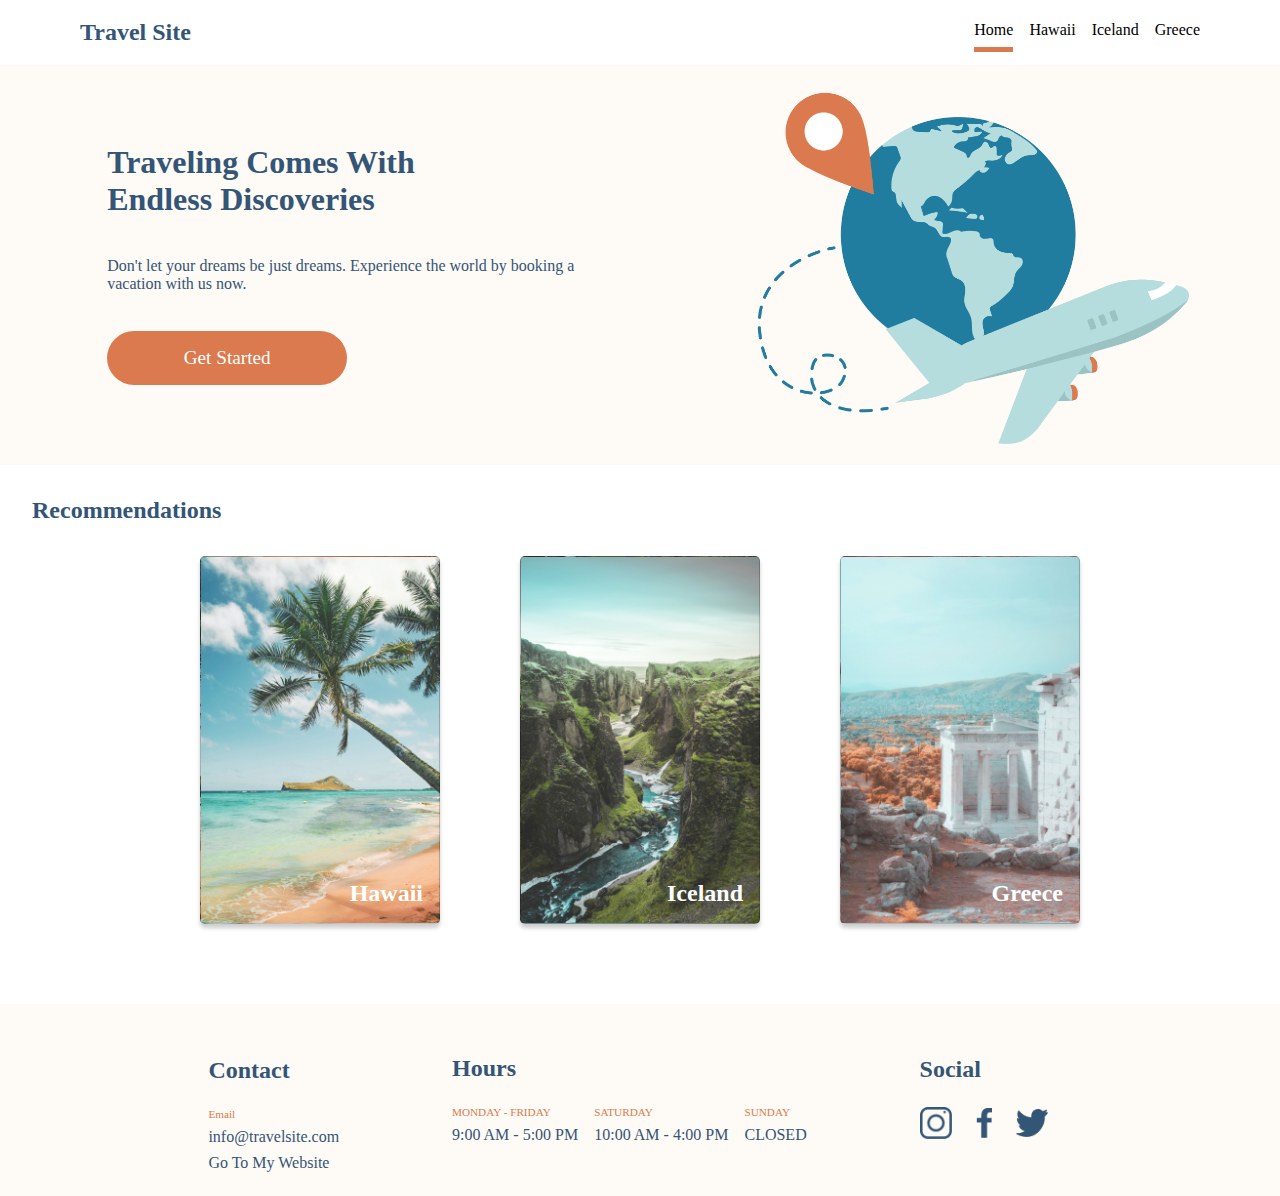
<file: index.html>
<!DOCTYPE html>
<html lang="en">
<head>
    <meta charset="UTF-8">
    <meta http-equiv="X-UA-Compatible" content="IE=edge">
    <meta name="viewport" content="width=device-width, initial-scale=1.0">
    <title>Travel Site</title>
      <link rel="icon" type="image/x-icon" href="./assets/Images/hero.png">
    <link rel="stylesheet" href="./css/global.css">
    <link rel="stylesheet" href="./css/media-global.css">
    <link rel="stylesheet" href="./css/main.css">
    <link rel="stylesheet" href="./css/media-main.css">
</head>
<body>
    <header class="header">
        <h2 class="header__title">Travel Site</h2>

        <nav  class="header-navbar">
            <a href="index.html"><p class="header-navbar__link active">Home</p></a>
            <a href="./pages/hawaii.html"><p class="header-navbar__link">Hawaii</p></a>
            <a href="./pages/iceland.html"><p class="header-navbar__link">Iceland</p></a>
            <a href="./pages/greece.html"><p class="header-navbar__link">Greece</p></a>
        </nav>
    </header>

    <section class="hero">
        <div class="">
            <div>
                <h1 class="hero__title">Traveling Comes With</h1>
                <h1 class="hero__title">Endless Discoveries</h1>
            </div>

            <div>
                <p class="hero__subtitle">Don't let your dreams be just dreams. Experience the world by booking a</p>
                <p class="hero__subtitle">vacation with us now.</p>
            </div>

            <a href="./pages/getStarted.html" class="hero__button">Get Started</a>
        </div>
        <img src="./assets/Images/hero.png" alt="globe" class="hero__image">
    </section>

    <section class="recommendations">
        <h2 class="recommendations__title">Recommendations</h2>
        <div class="recommendations__cards">
            <a href="./pages/hawaii.html">
                <div class="recommendations__card hawaii"><span>Hawaii</span></div>
            </a>

            <a href="./pages/iceland.html">
                <div class="recommendations__card iceland"><span>Iceland</span></div>
            </a>

            <a  href="./pages/greece.html">
                <div class="recommendations__card greece"><span>Greece</span></div>
            </a>
        </div>
    </section>

    <footer class="footer">
        <section class="footer__section">
            <h2 class="footer-section__title contact-title">Contact</h2>
            <div class="footer-section__bottom-container--flex-column">
                <p class="footer-section__subtitle">Email</p>
                <p class="footer-section__subtitle-info">info@travelsite.com</p>
                <a href="https://marcelobrasil.ca/">
                    <p class="footer-section__subtitle-info my-website">Go To My Website</p>
                </a>
            </div>
            
        </section>

        <section class="footer__section">
            <h2 class="footer-section__title padding hours-title">Hours</h2>
            <div class="footer-section__bottom-container-hours--flex-row">
                <div>
                    <p class="footer-section__subtitle">MONDAY - FRIDAY</p>
                    <p class="footer-section__subtitle-info">9:00 AM - 5:00 PM</p>
                </div>
                <div>
                    <p class="footer-section__subtitle">SATURDAY</p>
                    <p class="footer-section__subtitle-info">10:00 AM - 4:00 PM</p>
                </div>
                <div>
                    <p class="footer-section__subtitle">SUNDAY</p>
                    <p class="footer-section__subtitle-info">CLOSED</p>
                </div>
            </div>            
        </section>

        <section class="footer__section">
            <h2 class="footer-section__title social-title">Social</h2>
            <div class="footer-section__bottom-container-social--flex-row">
                <a href="https://www.instagram.com"><img src="./assets/Icons/icon-instagram.png" alt="instagram" class="footer-section__icon"></a>
                <a href="https://www.facebook.com"><img src="./assets/Icons/icon-facebook.png" alt="facebook" class="footer-section__facebook-icon"></a>
                <a href="https://www.twitter.com"><img src="./assets/Icons/icon-twitter.png" alt="twitter" class="footer-section__icon"></a>
            </div>
        </section>
    </footer>
</body>
</html>
</file>
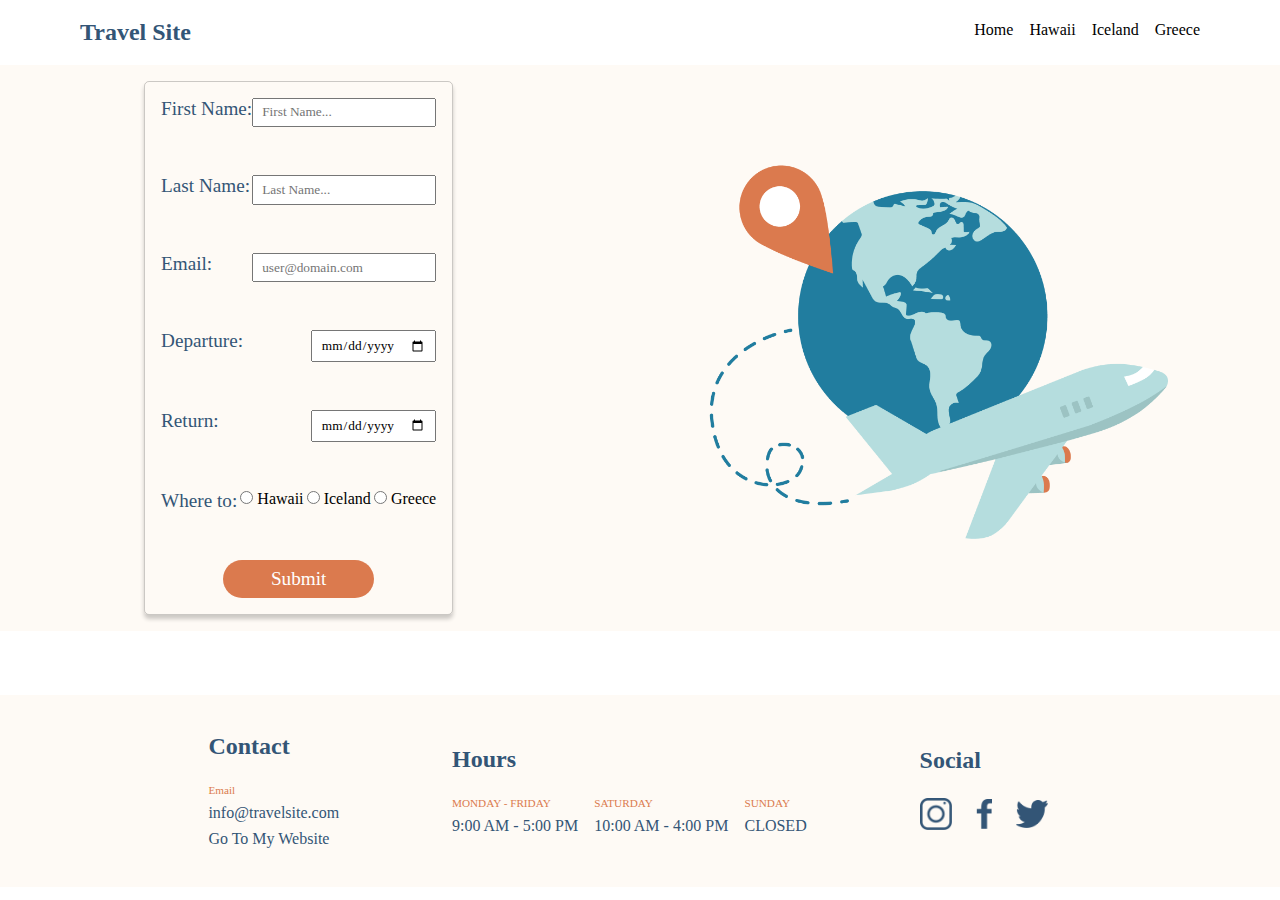
<file: pages/getStarted.html>
<!DOCTYPE html>
<html lang="en">
<head>
    <meta charset="UTF-8">
    <meta http-equiv="X-UA-Compatible" content="IE=edge">
    <meta name="viewport" content="width=device-width, initial-scale=1.0">
    <title>Travel Site</title>
    <link rel="icon" type="image/x-icon" href="../assets/Images/hero.png">
    <link rel="stylesheet" href="../css/global.css">
    <link rel="stylesheet" href="../css/media-global.css">
    <link rel="stylesheet" href="../css/getStarted.css">
    <link rel="stylesheet" href="../css/media-getStarted.css">
</head>
<body>
    <header class="header">
        <h2 class="header__title">Travel Site</h2>

        <nav  class="header-navbar">
            <a href="../index.html"><p class="header-navbar__link">Home</p></a>
            <a href="../pages/hawaii.html"><p class="header-navbar__link">Hawaii</p></a>
            <a href="../pages/iceland.html"><p class="header-navbar__link">Iceland</p></a>
            <a href="../pages/greece.html"><p class="header-navbar__link">Greece</p></a>
        </nav>
    </header>

    <main class="main">
        <form class="main__form">
            <section class="main-form__section">
                <label for="firstName" class="main-form__label">First Name: </label>
                <input required type="text" placeholder="First Name..." class="main-form__input">
            </section>

            <section class="main-form__section">
                <label for="lastName" class="main-form__label">Last Name: </label>
                <input required type="text" placeholder="Last Name..." class="main-form__input">
            </section>
            
            <section class="main-form__section">
                <label for="email" class="main-form__label">Email: </label>
                <input required type="email" placeholder="user@domain.com"  class="main-form__input">

            </section>
            
            <section class="main-form__section">
                <label for="departureDate" class="main-form__label">Departure: </label>
                <input required type="date"   class="main-form__input">
            </section>

            <section class="main-form__section">
                <label for="returnDate" class="main-form__label">Return: </label>
                <input required type="date"   class="main-form__input">
            </section>
            
            <section class="main-form__section">
                <Label for="destination" class="main-form__label">Where to:</Label>
                <div class="main-form__input--radio">
                    <input required type="radio" name="destination" value="Hawaii"> Hawaii
                </div>
                <div class="main-form__input--radio">
                    <input required type="radio" name="destination" value="Iceland"> Iceland
                </div>
                <div class="main-form__input--radio">
                    <input required type="radio" name="destination" value="Greece"> Greece
                </div>               
            </section>

             <a href="mailto:marcelovitalbrasil92@gmail.com" class="align-self--center">
                <button class="main-form__button">Submit</button>
             </a>            
        </form>
        <img alt="globe" src="../assets/Images/hero.png" class="main__image">
    </main>

    <footer class="footer">
        <section class="footer__section">
            <h2 class="footer-section__title">Contact</h2>
            <div class="footer-section__bottom-container--flex-column">
                <p class="footer-section__subtitle">Email</p>
                <p class="footer-section__subtitle-info">info@travelsite.com</p>
                <a href="https://marcelo-brasil.com"><p class="footer-section__subtitle-info my-website">Go To My Website</p></a>
            </div>
            
        </section>

        <section class="footer__section">
            <h2 class="footer-section__title padding">Hours</h2>
            <div class="footer-section__bottom-container-hours--flex-row">
                <div>
                    <p class="footer-section__subtitle">MONDAY - FRIDAY</p>
                    <p class="footer-section__subtitle-info">9:00 AM - 5:00 PM</p>
                </div>
                <div>
                    <p class="footer-section__subtitle">SATURDAY</p>
                    <p class="footer-section__subtitle-info">10:00 AM - 4:00 PM</p>
                </div>
                <div>
                    <p class="footer-section__subtitle">SUNDAY</p>
                    <p class="footer-section__subtitle-info">CLOSED</p>
                </div>
            </div>            
        </section>

        <section class="footer__section">
            <h2 class="footer-section__title">Social</h2>
            <div class="footer-section__bottom-container-social--flex-row">
                <a href="https://www.instagram.com"><img src="../assets/Icons/icon-instagram.png" alt="instagram" class="footer-section__icon"></a>
                <a href="https://www.facebook.com"><img src="../assets/Icons/icon-facebook.png" alt="facebook" class="footer-section__facebook-icon"></a>
                <a href="https://www.twitter.com"><img src="../assets/Icons/icon-twitter.png" alt="twitter" class="footer-section__icon"></a>
            </div>
        </section>
    </footer>
</body>
</html>
</file>
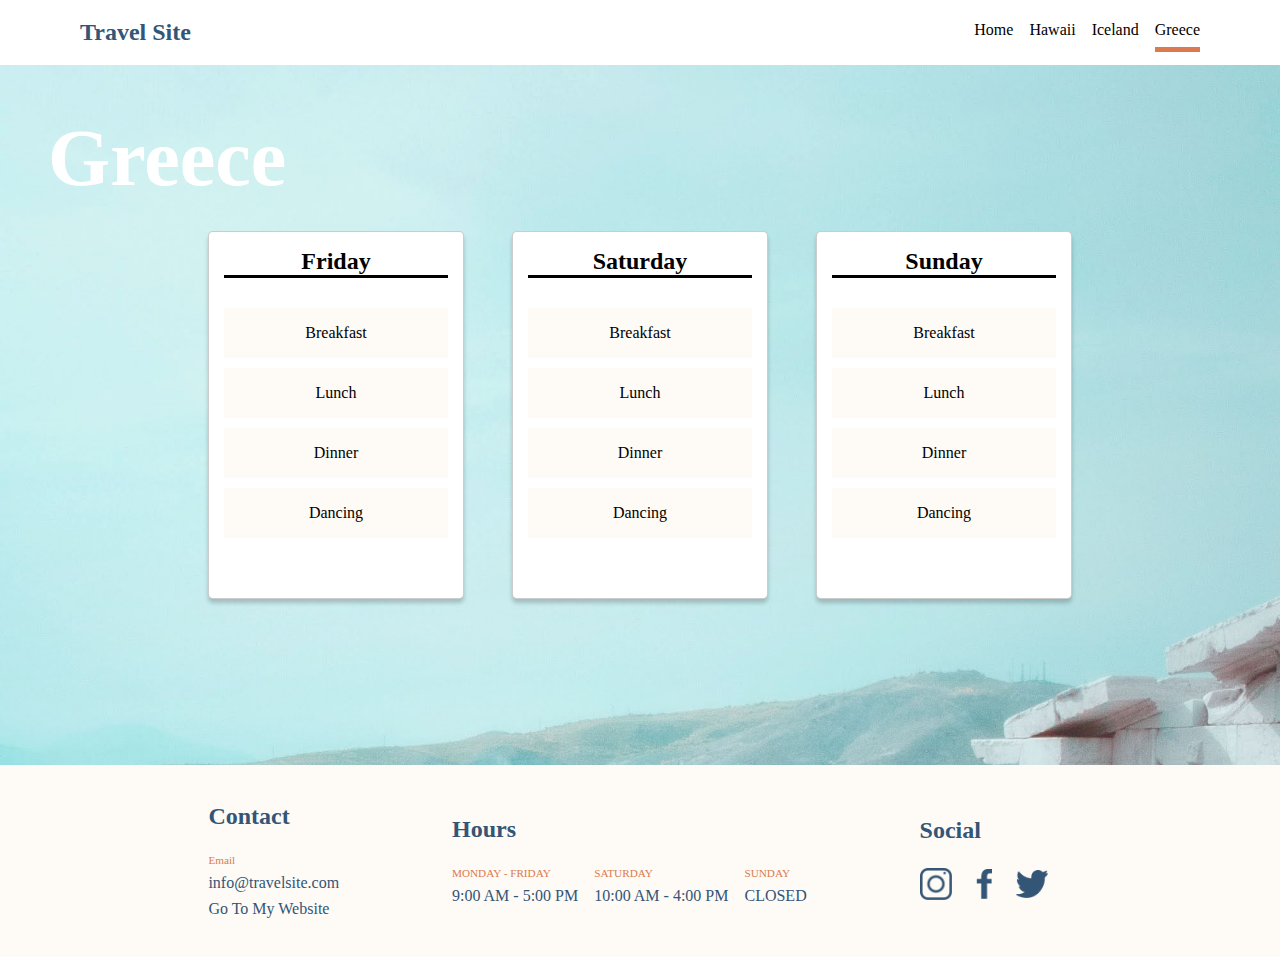
<file: pages/greece.html>
<!DOCTYPE html>
<html lang="en">
<head>
    <meta charset="UTF-8">
    <meta http-equiv="X-UA-Compatible" content="IE=edge">
    <meta name="viewport" content="width=device-width, initial-scale=1.0">
    <title>Travel Site</title>
    <link rel="icon" type="image/x-icon" href="../assets/Images/hero.png">
    <link rel="stylesheet" href="../css/global.css">
    <link rel="stylesheet" href="../css/media-global.css">
    <link rel="stylesheet" href="../css/destination.css">
    <link rel="stylesheet" href="../css/media-destination.css">
</head>
<body>
    <header class="header">
        <h2 class="header__title">Travel Site</h2>

        <nav  class="header-navbar">
            <a href="../index.html"><p class="header-navbar__link">Home</p></a>
            <a href="./hawaii.html"><p class="header-navbar__link">Hawaii</p></a>
            <a href="./iceland.html"><p class="header-navbar__link">Iceland</p></a>
            <a href="./greece.html"><p class="header-navbar__link active">Greece</p></a>
        </nav>
    </header>

    <section class="destination greece">
        <h1 class="destination__title">Greece</h1>
        <div class="destination__cards">
            <div class="destination-cards__card">
                <h2 class="destination-cards__card-title">Friday</h2>
                <p class="destination-cards__card-activity">Breakfast</p>
                <p class="destination-cards__card-activity">Lunch</p>
                <p class="destination-cards__card-activity">Dinner</p>
                <p class="destination-cards__card-activity">Dancing</p>
            </div>

            <div class="destination-cards__card">
                <h2 class="destination-cards__card-title">Saturday</h2>
                <p class="destination-cards__card-activity">Breakfast</p>
                <p class="destination-cards__card-activity">Lunch</p>
                <p class="destination-cards__card-activity">Dinner</p>
                <p class="destination-cards__card-activity">Dancing</p>
            </div>

            <div class="destination-cards__card">
                <h2 class="destination-cards__card-title">Sunday</h2>
                <p class="destination-cards__card-activity">Breakfast</p>
                <p class="destination-cards__card-activity">Lunch</p>
                <p class="destination-cards__card-activity">Dinner</p>
                <p class="destination-cards__card-activity">Dancing</p>
            </div>
        </div>
    </section>

    <footer class="footer">
        <section class="footer__section">
            <h2 class="footer-section__title">Contact</h2>
            <div class="footer-section__bottom-container--flex-column">
                <p class="footer-section__subtitle">Email</p>
                <p class="footer-section__subtitle-info">info@travelsite.com</p>
                <a href="https://marcelo-brasil.com"><p class="footer-section__subtitle-info my-website">Go To My Website</p></a>
            </div>
            
        </section>

        <section class="footer__section">
            <h2 class="footer-section__title">Hours</h2>
            <div class="footer-section__bottom-container-hours--flex-row">
                <div>
                    <p class="footer-section__subtitle">MONDAY - FRIDAY</p>
                    <p class="footer-section__subtitle-info">9:00 AM - 5:00 PM</p>
                </div>
                <div>
                    <p class="footer-section__subtitle">SATURDAY</p>
                    <p class="footer-section__subtitle-info">10:00 AM - 4:00 PM</p>
                </div>
                <div>
                    <p class="footer-section__subtitle">SUNDAY</p>
                    <p class="footer-section__subtitle-info">CLOSED</p>
                </div>
            </div>            
        </section>

        <section class="footer__section">
            <h2 class="footer-section__title">Social</h2>
            <div class="footer-section__bottom-container-social--flex-row">
                <a href="https://www.instagram.com"><img src="../assets/Icons/icon-instagram.png" alt="instagram" class="footer-section__icon"></a>
                <a href="https://www.facebook.com"><img src="../assets/Icons/icon-facebook.png" alt="facebook" class="footer-section__facebook-icon"></a>
                <a href="https://www.twitter.com"><img src="../assets/Icons/icon-twitter.png" alt="twitter" class="footer-section__icon"></a>
            </div>
        </section>
    </footer>
</body>
</html>
</file>
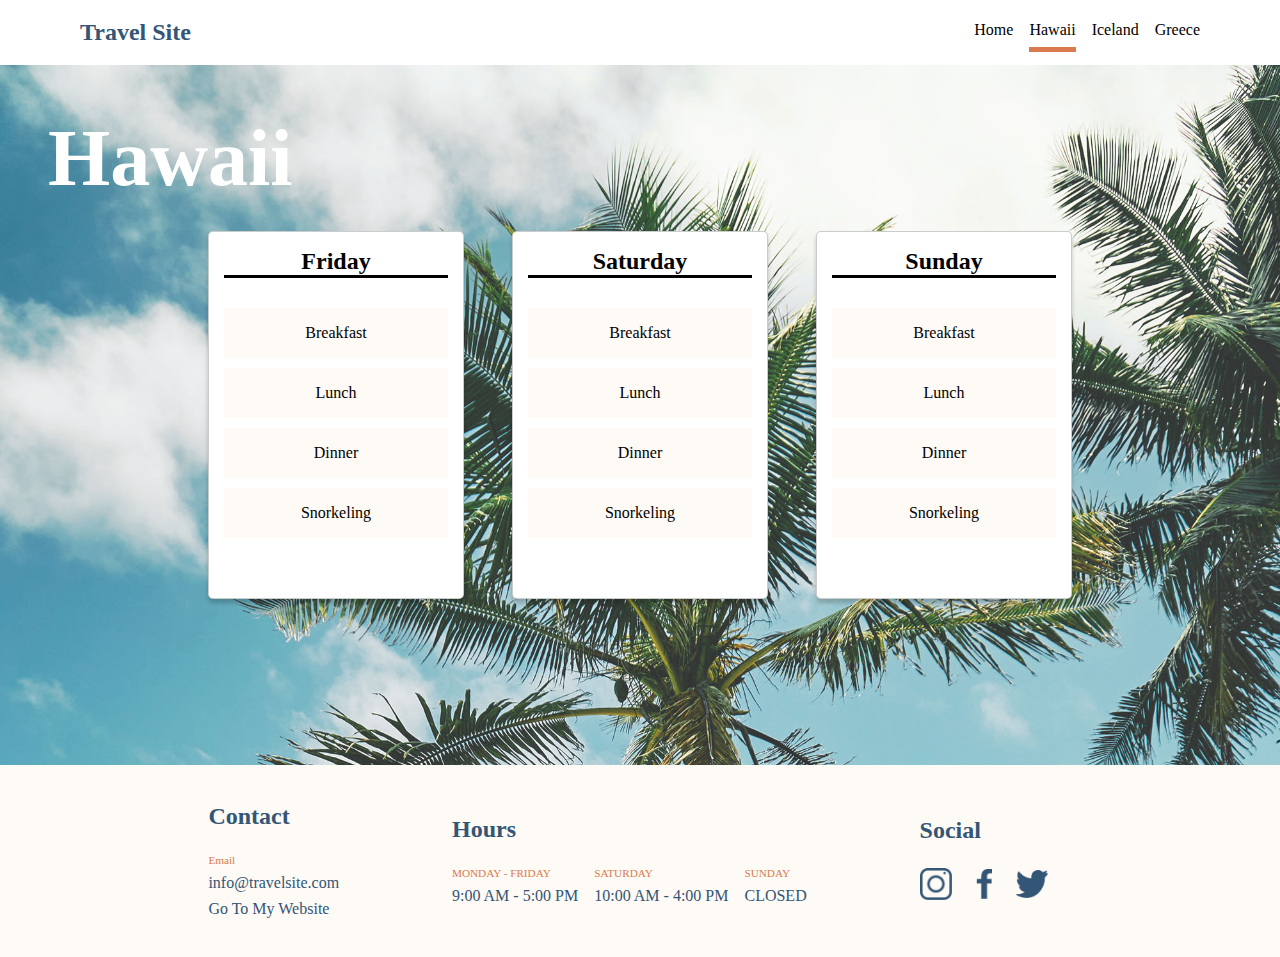
<file: pages/hawaii.html>
<!DOCTYPE html>
<html lang="en">
<head>
    <meta charset="UTF-8">
    <meta http-equiv="X-UA-Compatible" content="IE=edge">
    <meta name="viewport" content="width=device-width, initial-scale=1.0">
    <title>Travel Site</title>
    <link rel="icon" type="image/x-icon" href="../assets/Images/hero.png">
    <link rel="stylesheet" href="../css/global.css">
    <link rel="stylesheet" href="../css/media-global.css">
    <link rel="stylesheet" href="../css/destination.css">
    <link rel="stylesheet" href="../css/media-destination.css">
</head>
<body>
    <header class="header">
        <h2 class="header__title">Travel Site</h2>

        <nav  class="header-navbar">
            <a href="../index.html"><p class="header-navbar__link">Home</p></a>
            <a href="./hawaii.html"><p class="header-navbar__link active">Hawaii</p></a>
            <a href="./iceland.html"><p class="header-navbar__link">Iceland</p></a>
            <a href="./greece.html"><p class="header-navbar__link">Greece</p></a>
        </nav>
    </header>

    <section class="destination hawaii">
        <h1 class="destination__title">Hawaii</h1>
        <div class="destination__cards">
            <div class="destination-cards__card">
                <h2 class="destination-cards__card-title">Friday</h2>
                <p class="destination-cards__card-activity">Breakfast</p>
                <p class="destination-cards__card-activity">Lunch</p>
                <p class="destination-cards__card-activity">Dinner</p>
                <p class="destination-cards__card-activity">Snorkeling</p>
            </div>

            <div class="destination-cards__card">
                <h2 class="destination-cards__card-title">Saturday</h2>
                <p class="destination-cards__card-activity">Breakfast</p>
                <p class="destination-cards__card-activity">Lunch</p>
                <p class="destination-cards__card-activity">Dinner</p>
                <p class="destination-cards__card-activity">Snorkeling</p>
            </div>

            <div class="destination-cards__card">
                <h2 class="destination-cards__card-title">Sunday</h2>
                <p class="destination-cards__card-activity">Breakfast</p>
                <p class="destination-cards__card-activity">Lunch</p>
                <p class="destination-cards__card-activity">Dinner</p>
                <p class="destination-cards__card-activity">Snorkeling</p>
            </div>
        </div>
    </section>

    <footer class="footer">
        <section class="footer__section">
            <h2 class="footer-section__title">Contact</h2>
            <div class="footer-section__bottom-container--flex-column">
                <p class="footer-section__subtitle">Email</p>
                <p class="footer-section__subtitle-info">info@travelsite.com</p>
                <a href="https://marcelo-brasil.com"><p class="footer-section__subtitle-info my-website">Go To My Website</p></a>
            </div>
            
        </section>

        <section class="footer__section">
            <h2 class="footer-section__title">Hours</h2>
            <div class="footer-section__bottom-container-hours--flex-row">
                <div>
                    <p class="footer-section__subtitle">MONDAY - FRIDAY</p>
                    <p class="footer-section__subtitle-info">9:00 AM - 5:00 PM</p>
                </div>
                <div>
                    <p class="footer-section__subtitle">SATURDAY</p>
                    <p class="footer-section__subtitle-info">10:00 AM - 4:00 PM</p>
                </div>
                <div>
                    <p class="footer-section__subtitle">SUNDAY</p>
                    <p class="footer-section__subtitle-info">CLOSED</p>
                </div>
            </div>            
        </section>

        <section class="footer__section">
            <h2 class="footer-section__title">Social</h2>
            <div class="footer-section__bottom-container-social--flex-row">
                <a href="https://www.instagram.com"><img src="../assets/Icons/icon-instagram.png" alt="instagram" class="footer-section__icon"></a>
                <a href="https://www.facebook.com"><img src="../assets/Icons/icon-facebook.png" alt="facebook" class="footer-section__facebook-icon"></a>
                <a href="https://www.twitter.com"><img src="../assets/Icons/icon-twitter.png" alt="twitter" class="footer-section__icon"></a>
            </div>
        </section>
    </footer>
</body>
</html>
</file>
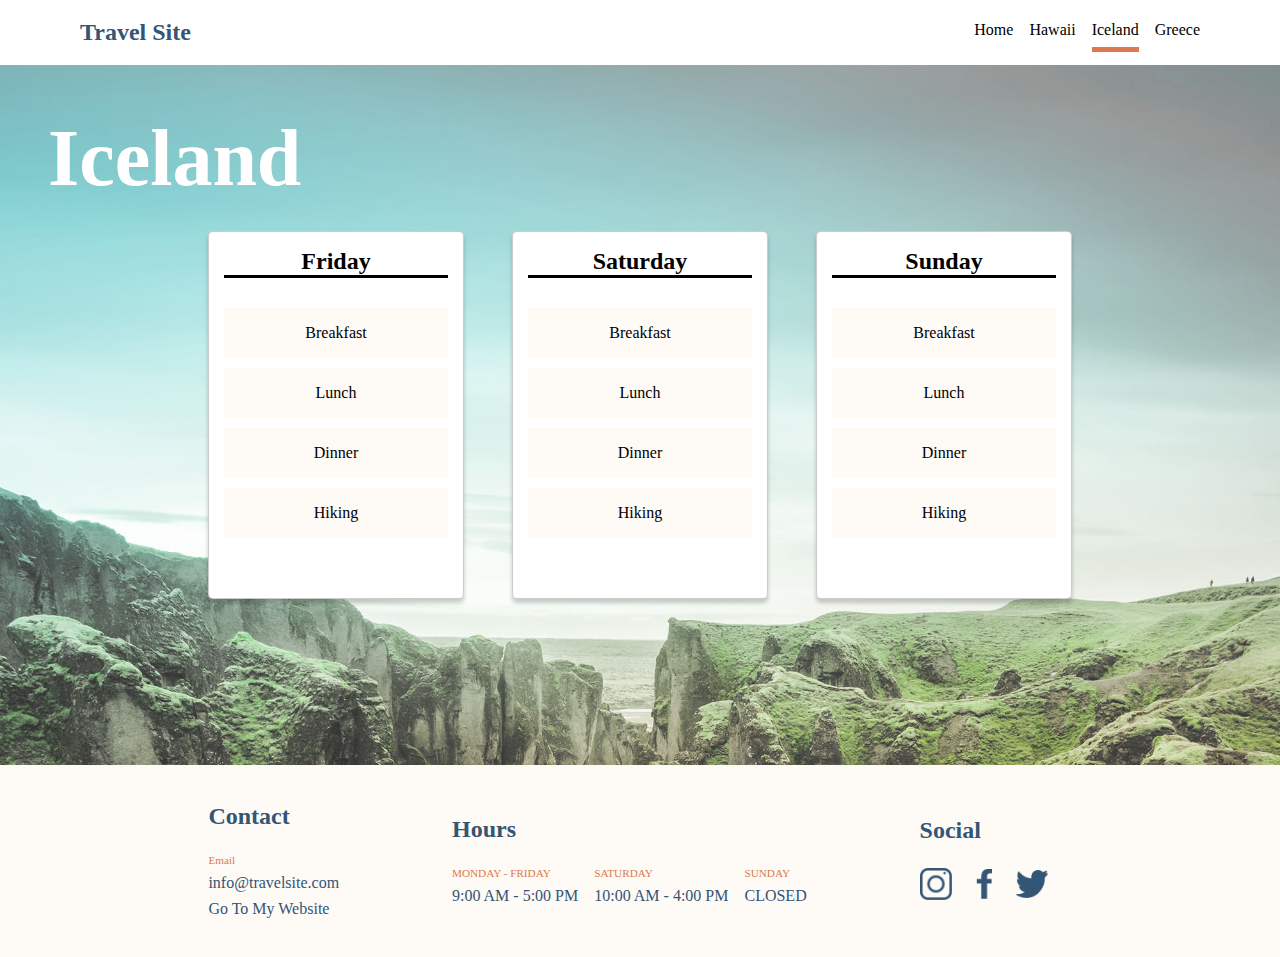
<file: pages/iceland.html>
<!DOCTYPE html>
<html lang="en">
<head>
    <meta charset="UTF-8">
    <meta http-equiv="X-UA-Compatible" content="IE=edge">
    <meta name="viewport" content="width=device-width, initial-scale=1.0">
    <title>Travel Site</title>
    <link rel="icon" type="image/x-icon" href="../assets/Images/hero.png">
    <link rel="stylesheet" href="../css/global.css">
    <link rel="stylesheet" href="../css/media-global.css">
    <link rel="stylesheet" href="../css/destination.css">
    <link rel="stylesheet" href="../css/media-destination.css">
</head>
<body>
    <header class="header">
        <h2 class="header__title">Travel Site</h2>

        <nav  class="header-navbar">
            <a href="../index.html"><p class="header-navbar__link">Home</p></a>
            <a href="./hawaii.html"><p class="header-navbar__link">Hawaii</p></a>
            <a href="./iceland.html"><p class="header-navbar__link active">Iceland</p></a>
            <a href="./greece.html"><p class="header-navbar__link">Greece</p></a>
        </nav>
    </header>

    <section class="destination iceland">
        <h1 class="destination__title">Iceland</h1>
        <div class="destination__cards">
            <div class="destination-cards__card">
                <h2 class="destination-cards__card-title">Friday</h2>
                <p class="destination-cards__card-activity">Breakfast</p>
                <p class="destination-cards__card-activity">Lunch</p>
                <p class="destination-cards__card-activity">Dinner</p>
                <p class="destination-cards__card-activity">Hiking</p>
            </div>

            <div class="destination-cards__card">
                <h2 class="destination-cards__card-title">Saturday</h2>
                <p class="destination-cards__card-activity">Breakfast</p>
                <p class="destination-cards__card-activity">Lunch</p>
                <p class="destination-cards__card-activity">Dinner</p>
                <p class="destination-cards__card-activity">Hiking</p>
            </div>

            <div class="destination-cards__card">
                <h2 class="destination-cards__card-title">Sunday</h2>
                <p class="destination-cards__card-activity">Breakfast</p>
                <p class="destination-cards__card-activity">Lunch</p>
                <p class="destination-cards__card-activity">Dinner</p>
                <p class="destination-cards__card-activity">Hiking</p>
            </div>
        </div>
    </section>

    <footer class="footer">
        <section class="footer__section">
            <h2 class="footer-section__title">Contact</h2>
            <div class="footer-section__bottom-container--flex-column">
                <p class="footer-section__subtitle">Email</p>
                <p class="footer-section__subtitle-info">info@travelsite.com</p>
                <a href="https://marcelo-brasil.com"><p class="footer-section__subtitle-info my-website">Go To My Website</p></a>
            </div>
            
        </section>

        <section class="footer__section">
            <h2 class="footer-section__title">Hours</h2>
            <div class="footer-section__bottom-container-hours--flex-row">
                <div>
                    <p class="footer-section__subtitle">MONDAY - FRIDAY</p>
                    <p class="footer-section__subtitle-info">9:00 AM - 5:00 PM</p>
                </div>
                <div>
                    <p class="footer-section__subtitle">SATURDAY</p>
                    <p class="footer-section__subtitle-info">10:00 AM - 4:00 PM</p>
                </div>
                <div>
                    <p class="footer-section__subtitle">SUNDAY</p>
                    <p class="footer-section__subtitle-info">CLOSED</p>
                </div>
            </div>            
        </section>

        <section class="footer__section">
            <h2 class="footer-section__title">Social</h2>
            <div class="footer-section__bottom-container-social--flex-row">
                <a href="https://www.instagram.com"><img src="../assets/Icons/icon-instagram.png" alt="instagram" class="footer-section__icon"></a>
                <a href="https://www.facebook.com"><img src="../assets/Icons/icon-facebook.png" alt="facebook" class="footer-section__facebook-icon"></a>
                <a href="https://www.twitter.com"><img src="../assets/Icons/icon-twitter.png" alt="twitter" class="footer-section__icon"></a>
            </div>
        </section>
    </footer>
</body>
</html>
</file>
<file: css/global.css>
:root
{
    --white: #FFFFFF;
    --nitro-blue: #335576;
    --orange: #DB7A4E;
    --beige: #FEFAF5;
    --base-font: 'Verdana';
    --base-font-color: black;
}

*, *::before, *::after
{
    margin: 0;
    padding: 0;
    box-sizing: border-box;
    font-family: var(--base-font);
    text-decoration: none;
}

.hawaii
{
    background-image: url("../assets/Images/hawaii.jpg");    
}

.iceland
{
    background-image: url("../assets/Images/iceland.jpg");
}

.greece
{
    background-image: url("../assets/Images/greece.jpg");
}

.header
{
    display: flex;
    align-items: center;
    justify-content: space-between;
    padding: 0.8rem 5rem;
    background-color: var(--white);
}

.header__title
{
    color: var(--nitro-blue);
    font-weight: 900;
}

.header__menu
{
    display: none;
    cursor: pointer;
}

.header-navbar
{
    display: flex;
    align-items: center;
    gap: 1rem;
}

.header-navbar__link
{
    padding: 0.5rem 0rem;
    cursor: pointer;
    color: var(--base-font-color);
    border-bottom: 5px solid transparent;
}

.active, .header-navbar__link:hover
{
    border-bottom: 5px solid var(--orange);
}

.footer
{
   background-color: var(--beige);
   display: flex;
   align-items: center;
   justify-content: space-around;
   min-height: 12rem;
   padding: 0 10rem;
}

.footer__section
{
    display: flex;
    flex-direction: column;
    row-gap: 1.5rem;
    column-gap: 2rem;
}

.footer-section__title
{
    color: var(--nitro-blue);
    font-weight: bold;
}

.contact-title
{
    margin-top: 30px;
}

.hours-title
{

}

.social-title
{

}

.footer-section__subtitle
{
    color: var(--orange);
    font-size: 0.7rem;
}

.footer-section__subtitle-info
{
    color: var(--nitro-blue);
    margin: 0.5rem 1rem 0 0;
    word-wrap: break-word;
}

.footer-section__bottom-container-hours--flex-row,
.footer-section__bottom-container-social--flex-row
{
    display: flex;
    align-items: center;
    flex-wrap: wrap;
}

.footer-section__bottom-container--flex-row > div
{
    display: flex;
    flex-direction: column;
}

.footer-section__bottom-container--flex-column
{
    display: flex;
    flex-direction: column;
    justify-content: flex-start;
}

.footer-section__icon
{
    width: 2rem;
    margin-right: 1.5rem;
}

.footer-section__facebook-icon
{
    width: 1rem;
    margin-right: 1.5rem;
}

.my-website
{
    cursor: pointer;
}
</file>
<file: css/media-global.css>
@media (max-width: 1080px)
{
    .footer
    {
        padding: 0 2rem;
    }
}

@media (max-width: 830px) {
    .footer
    {
        padding: 0;
    }
}

@media (max-width: 760px) {
    .footer-section__title
    {
        font-size: 1.2em;
    }

    .footer-section__bottom-container-hours--flex-row
    {
        flex-direction: column;
        align-items: flex-start;
    }

    .footer
    {
        justify-content: space-between;
        gap: 0;
    }

    .footer__section
    {
        column-gap: 0;
    }

    .footer-section__icon
    {
        width: 1.5rem;
    }

    .footer-section__facebook-icon
    {
        width: 0.8rem;
    }

    .padding
    {
        padding-top: 5rem;
    }

    .social-title
    {
        margin-top: -10px;
    }
}

@media (max-width: 500px)
{
    .footer-section__subtitle-info
    {
        font-size: 0.80rem;
        margin-right: 5px;
    }

    .social-title
    {
        margin: 1px;
    }

    .hours-title
    {
        margin-top: 3px;
    }
}

/** HEADER */

@media (max-width: 580px) {
    .header
    {
        padding: 0.8rem 2rem;;
    }
}

@media (max-width: 500px) {
    .header
    {
        padding: 0.8rem 1rem;
    }
}

@media (max-width: 500px) {
    .header__title
    {
        font-size: 1.2rem;
    }

    .header-navbar__link
    {
        font-size: 0.9rem;
    }
}
</file>
<file: css/main.css>
.hero
{
    background-color: var(--beige);
    height: 25rem;
    display: flex;
    align-items: center;
    justify-content: space-around;
    padding-left: 1rem;

}

.hero > div
{
    display: flex;
    height: 70%;
    flex-direction: column;
    justify-content: space-around;
    color: var(--nitro-blue);
}

.hero__image
{
   width: 27rem;
}

.hero__button
{
    max-width: 15rem;
    border-radius: 500px;
    color: var(--white);
    border: none;
    padding: 1rem;
    background-color: var(--orange);
    font-size: 1.2rem;
    cursor: pointer;
    text-align: center;
}

.recommendations
{
    min-height: 30rem;
    padding-bottom: 5rem;
}

.recommendations__title
{
    color: var(--nitro-blue);
    padding: 2rem;
}

.recommendations__cards
{
    display: flex;
    align-items: center;
    justify-content: center;
    gap: 5rem;
    flex-wrap: wrap;
}

.recommendations__card
{
    width: 15rem;
    height: 23rem;
    border-radius: 5px;
    background-size: cover;
    border: 1px solid rgba(0, 0, 0, 0.2);
    box-shadow: 0px 4px 4px rgba(0, 0, 0, 0.2);
    position: relative;
    cursor: pointer;
}

.recommendations__card:hover
{
    border: 1px solid gold;
}

.recommendations__card > span
{
    color: var(--white);
    font-weight: bold;
    font-size: 1.5rem;
    position: absolute;
    bottom: 1rem;
    right: 1rem;
}
</file>
<file: css/media-main.css>
@media (max-width: 1100px)
{
    .hero__image
    {
        width: 24rem;
    }

    .hero__title
    {
        font-size: 1.2rem;
    }

    .hero__subtitle
    {
        font-size: 0.95rem;
    }

    .hero__button
    {
        padding: 0.8rem;
        font-size: 1rem;
    }
}

@media (max-width: 850px)
{
    .hero__image
    {
        width: 20rem;
    }

    .hero__title
    {
        font-size: 1.0rem;
    }

    .hero__subtitle
    {
        font-size: 0.85rem;
    }

    .hero__button
    {
        padding: 0.6rem;
        font-size: 0.85rem;
    }
}


@media (max-width: 600px)
{
    .hero__image
    {
        width: 17rem;
    }

    .hero__title
    {
        font-size: 1.0rem;
    }

    .hero__subtitle
    {
        font-size: 0.85rem;
    }

    .hero__button
    {
        padding: 0.6rem;
        font-size: 0.85rem;
    }
}

@media (max-width: 470px)
{
    .hero__image
    {
        width: 15rem;
    }
}
</file>
<file: css/getStarted.css>
.main
{
    width: 100vw;
    display: flex;
    justify-content: space-around;
    background-color: var(--beige);
    margin-bottom: 4rem;
    align-items: center;
}

.main__image
{
    max-width: 30rem;
    max-height: 24rem;
}

.main__form
{
    max-width: 25rem;
    padding: 1rem;
    margin: 1rem 2rem;
    display: flex;
    flex-direction: column;
    justify-content: center;
    flex-wrap: wrap;
    align-items: flex-start;
    row-gap: 3rem;
    border: 1px solid rgba(0, 0, 0, 0.2);
    box-shadow: 0px 4px 4px rgba(0, 0, 0, 0.2);
    border-radius: 5px;
}

.main-form__section
{
    width: 100%;
    display: flex;
    flex-wrap: wrap;
    justify-content: space-between;
}

.main-form__label
{
    font-size: 1.2rem;
    color: var(--nitro-blue);
    font-weight: 500;
}

.main-form__input
{
    padding: 0.3rem 0.5rem;
    outline-style: none;
    
}

.main-form__button
{
    max-width: 15rem;
    border-radius: 500px;
    color: var(--white);
    border: none;
    padding: 0.5rem 3rem;
    background-color: var(--orange);
    font-size: 1.2rem;
    cursor: pointer;
    text-align: center;
    align-self: center;
}

.align-self--center
{
    align-self: center;
}
</file>
<file: css/media-getStarted.css>
@media (max-width: 1000px)
{
    .main__image
    {
        max-width: 25rem;
        max-height: 20rem;
    }

    .main__form
    {
        max-width: 25rem;
    }
}

@media (max-width: 900px)
{
    .main__image
    {
        max-width: 20rem;
        max-height: 16rem;
    }
}

@media (max-width: 615px)
{
    .main__form
    {
        flex-direction: column;
        max-width: 13.5rem;
        padding: 1rem 0.5rem
    }

    .main-form__section
    {
        flex-direction: column;
    }

    .main__image
    {
        max-width: 15rem;
        max-height: 12rem;;
    }

    .main-form__button
    {
        font-size: 0.8rem;
    }
}

@media (max-width: 530px)
{
    .main-form__input
    {
        padding: 0.3rem
    }

    .main__image
    {
        max-width: 12.5rem;
        max-height: 10rem;
    }

    .main
    {
        justify-content: space-evenly;
    }

    .main-form__label
    {
        font-size: 1.1rem;;
    }

    .main-form__input
    {
        padding: 0.3rem 0;
    }
}

@media (max-width: 460px)
{
    .main__image
    {
         max-width: 10rem;
        max-height: 8rem;
    }
}
</file>
<file: css/destination.css>
.destination
{
    min-height: 700px;
    padding: 5rem 0;
    background-size: cover;
    display: flex;
    align-items: center;
    justify-content: center;
    position: relative;
}

.destination__title
{
    color: var(--white);
    font-weight: bold;
    font-size: 5rem;
    position: absolute;
    top: 3rem;
    left: 3rem;
}

.destination__cards
{
    display: flex;
    align-items: center;
    justify-content: center;
    flex-wrap: wrap;
    gap: 3rem;
}

.destination-cards__card
{
    width: 16rem;
    height: 23rem;
    border-radius: 5px;
    border: 1px solid rgba(0, 0, 0, 0.2);
    box-shadow: 0px 4px 4px rgba(0, 0, 0, 0.2);
    background-color: var(--white);
    text-align: center;
    padding: 1rem 0.3rem;
}

.destination-cards__card-title
{
    border-bottom: 3px solid black;
    margin: 0 10px 30px 10px;
}

.destination-cards__card-activity
{
    background-color: var(--beige);
    padding: 16px 0px;
    margin: 10px;
}
</file>
<file: css/media-destination.css>
@media (max-width: 864px)
{
    .destination__title
    {
        top: -0.5rem;
        font-size: 4rem;
    }
}

@media (max-width: 560px)
{
    .destination__title
    {
        font-size: 3rem;
        top: 0.5rem
    }
}
</file>
